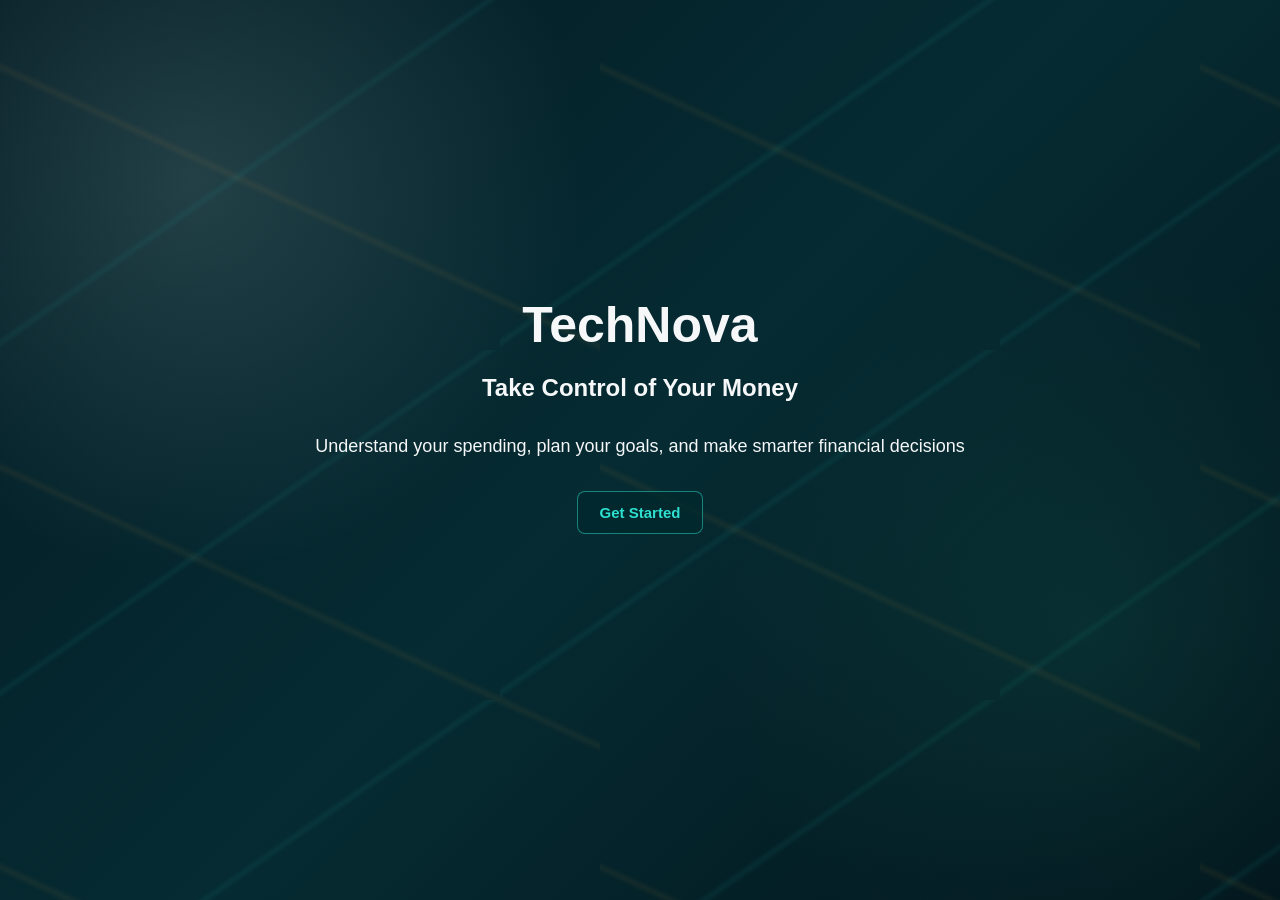
<file: index.html>
<!DOCTYPE html>
<html lang="en">
<head>
    <meta charset="UTF-8">
    <meta name="viewport" content="width=device-width, initial-scale=1.0">
    <title>TechNova</title>
    <link rel="stylesheet" href="style.css">
</head>

<body>
    <main class="hero">

        <div class="hero-content">
            <h1>TechNova</h1>
            <h2>Take Control of Your Money</h2>
            <p> </p>
             <p>Understand your spending, plan your goals, and make smarter financial decisions</p>
            <a href="signup.html">
                 <button>Get Started</button>
            </a>
        </div>

    </main>
 <script src=""script.js"></script>
</body>
</html>
</file>
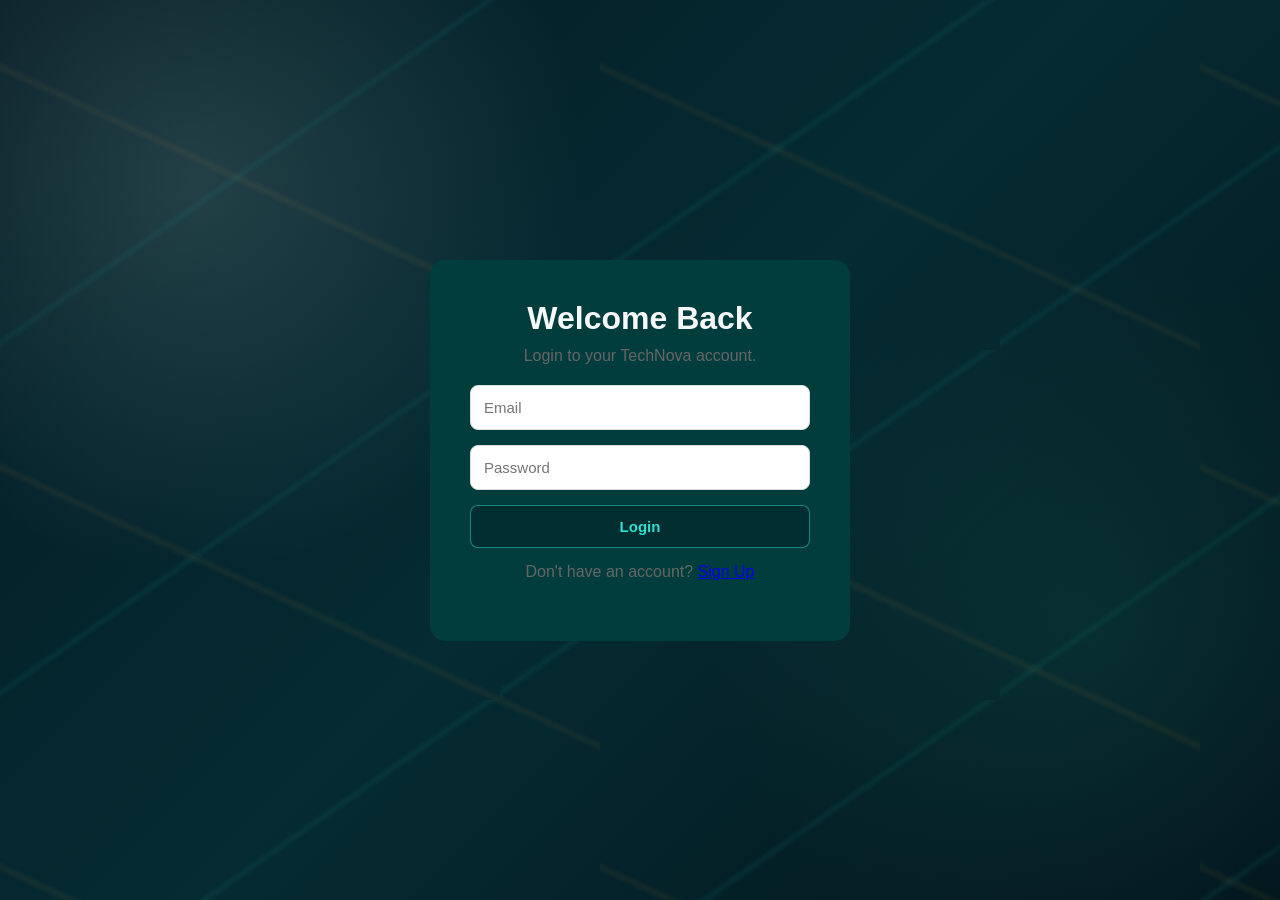
<file: dashboard.html>
<!DOCTYPE html>
<html lang="en">

<head>
    <meta charset="UTF-8">
    <meta name="viewport" content="width=device-width, initial-scale=1.0">

    <title>TechNova Dashboard</title>

    <link rel="stylesheet" href="style.css">
</head>

<body class="dashboard-page">

<nav>
    <h2>TechNova</h2>

    <div class="nav-links">
        <a href="home.html">Home</a>
        <a href="dashboard.html">Dashboard</a>

        <button onclick="logout()">Logout</button>
    </div>
</nav>


    <main class="dashboard">

        <h1>Welcome, <span id="userName">User</span> 👋</h1>

        <p class="subtitle">
            Understand your financial health at a glance.
        </p>
 <section class="features">
<div class="feature-card"> 
    <h2>💸 Expense Tracker</h2> 
    <p>Track where your money goes.</p> 
    <button onclick="window.location.href='expense.html'">Add Expense</button> 
</div>
<div class="feature-card"> 
    <h2>🎯 Goal Planner</h2> 
    <p>Plan and track your financial goals.</p> 
    <button onclick="window.location.href='goal.html'">Set Goal</button> 
</div>

<div class="feature-card"> 
    <h2>📊 Risk Assessment</h2> 
    <p>Understand your investment risk profile.</p> 
    <button onclick="window.location.href='risk.html'">Check Profile</button> 
</div>
        </section>

        <section class="feature-card">

    <h2>💡 Financial Insights</h2>

    <p>
        Get personalized insights about your financial health,
        spending and savings.
    </p>

    <button onclick="window.location.href='insights.html'">
        View Insights
    </button>

</section>

    </main>
<script src="script.js"></script>
</body>

</html>
</file>
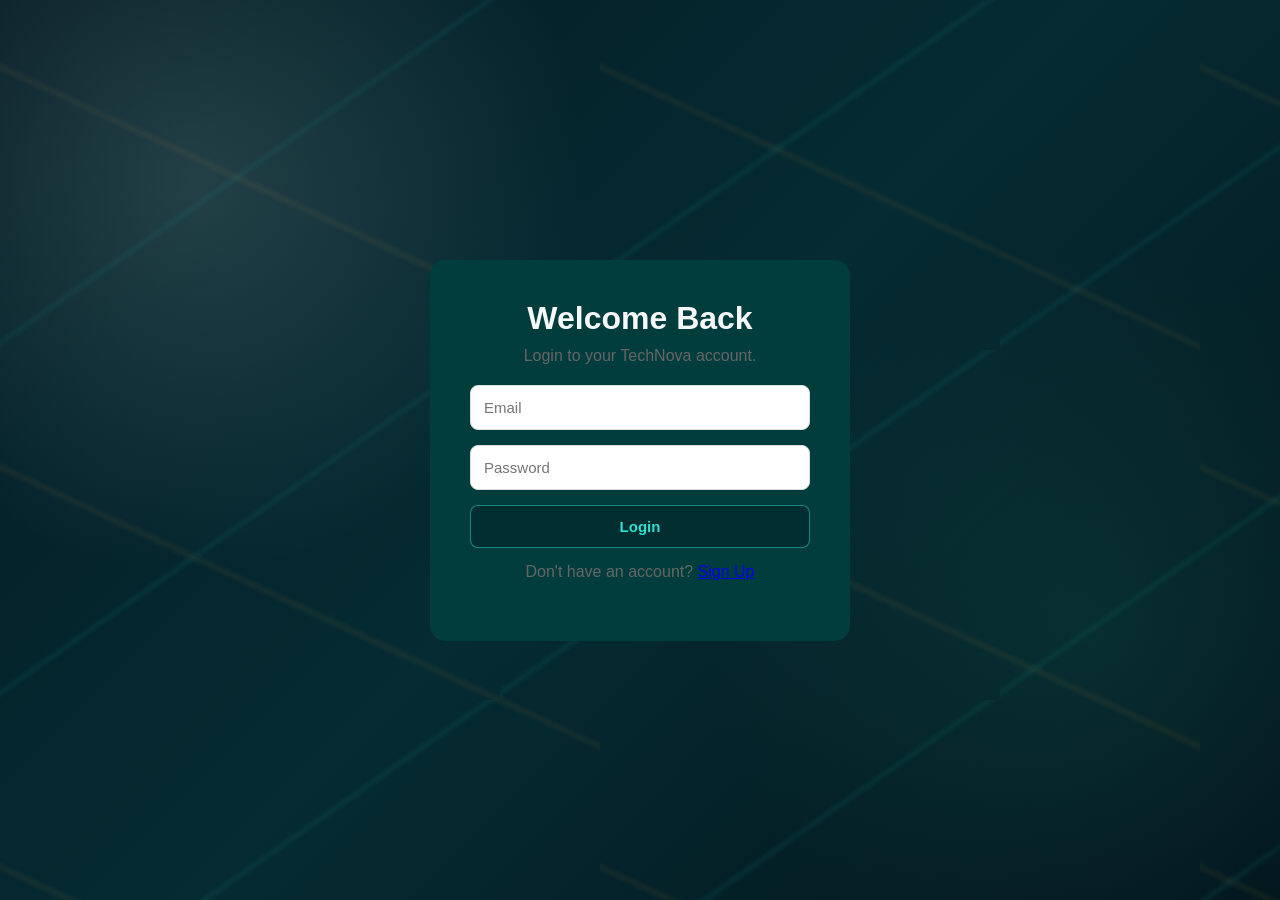
<file: expense.html>
<!DOCTYPE html>
<html lang="en">
<head>
    <meta charset="UTF-8">
    <meta name="viewport" content="width=device-width, initial-scale=1.0">

    <title>Expense Tracker - TechNova</title>

    <link rel="stylesheet" href="style.css">
</head>

<body class="dashboard-page">

<nav>
    <h2>TechNova</h2>

    <div class="nav-links">
        <a href="home.html">Home</a>
        <a href="dashboard.html">Dashboard</a>
        <button onclick="logout()">Logout</button>
    </div>
</nav>

<main class="dashboard">

    <h1>💸 Expense Tracker</h1>

    <p class="subtitle">
        Track and manage where your money goes.
    </p>

    <section class="expense-section">

        <h2>Add New Expense</h2>

        <input
            type="number"
            id="expenseAmount"
            placeholder="Amount"
        >

        <select id="expenseCategory">

            <option value="">Select Category</option>

            <option value="Food">Food</option>
            <option value="Travel">Travel</option>
            <option value="Education">Education</option>
            <option value="Shopping">Shopping</option>
            <option value="Other">Other</option>

        </select>

        <input
            type="text"
            id="expenseDescription"
            placeholder="Description"
        >

        <button onclick="addExpense()">
            Add Expense
        </button>

        <h3>
            Total Expenses:
            <span id="totalExpenses">₹0</span>
        </h3>

        <div id="expenseList"></div>

    </section>
<button class="back-button" onclick="window.location.href='dashboard.html'">Back</button>
</main>

<script src="script.js"></script>

</body>
</html>
</file>
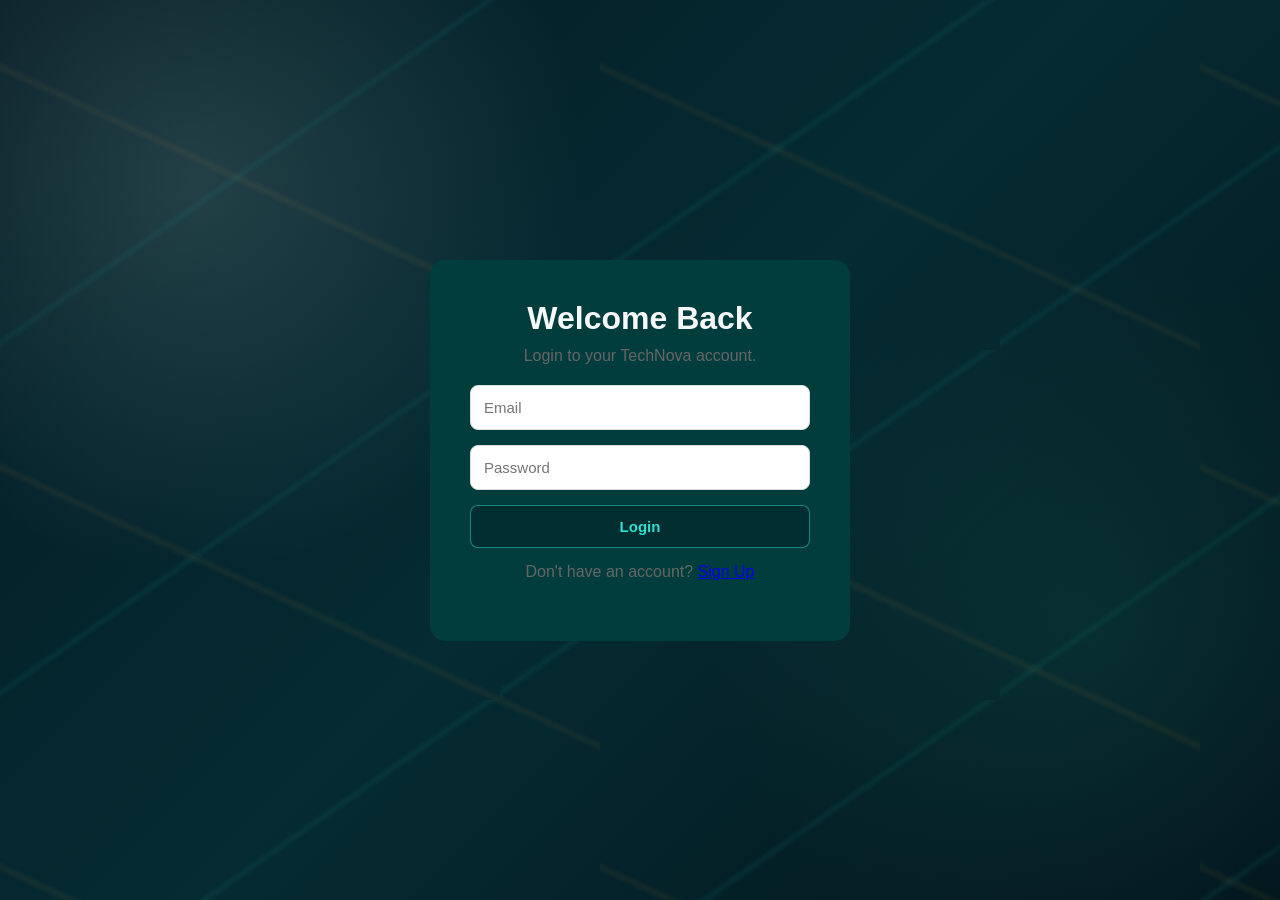
<file: goal.html>
<!DOCTYPE html>
<html lang="en">

<head>
    <meta charset="UTF-8">
    <meta name="viewport" content="width=device-width, initial-scale=1.0">

    <title>Goal Planner - TechNova</title>

    <link rel="stylesheet" href="style.css">
</head>

<body class="dashboard-page">

<nav>
    <h2>TechNova</h2>

    <div class="nav-links">
        <a href="home.html">Home</a>
        <a href="dashboard.html">Dashboard</a>
        <button onclick="logout()">Logout</button>
    </div>
</nav>

<main class="dashboard">

    <h1>🎯 Goal Planner</h1>

    <p class="subtitle">
        Plan your financial goals and calculate how much you need to save.
    </p>

    <section class="goal-section">

        <h2>Set Your Financial Goal</h2>

        <input
            type="text"
            id="goalName"
            placeholder="Goal Name"
        >

        <input
            type="number"
            id="goalTarget"
            placeholder="Target Amount"
        >

        <input
            type="number"
            id="currentSavings"
            placeholder="Current Savings"
        >

        <input
            type="number"
            id="goalMonths"
            placeholder="Time in Months"
        >

        <button onclick="calculateGoal()">
            Calculate Plan
        </button>

        <h3>
            Monthly Saving Required:
            <span id="monthlySaving">₹0 / month</span>
        </h3>

        <p>
            Goal Progress:
            <span id="goalProgress">0%</span>
        </p>

    </section>
<button class="back-button" onclick="window.location.href='dashboard.html'">Back</button>
</main>

<script src="script.js"></script>

</body>
</html>
</file>
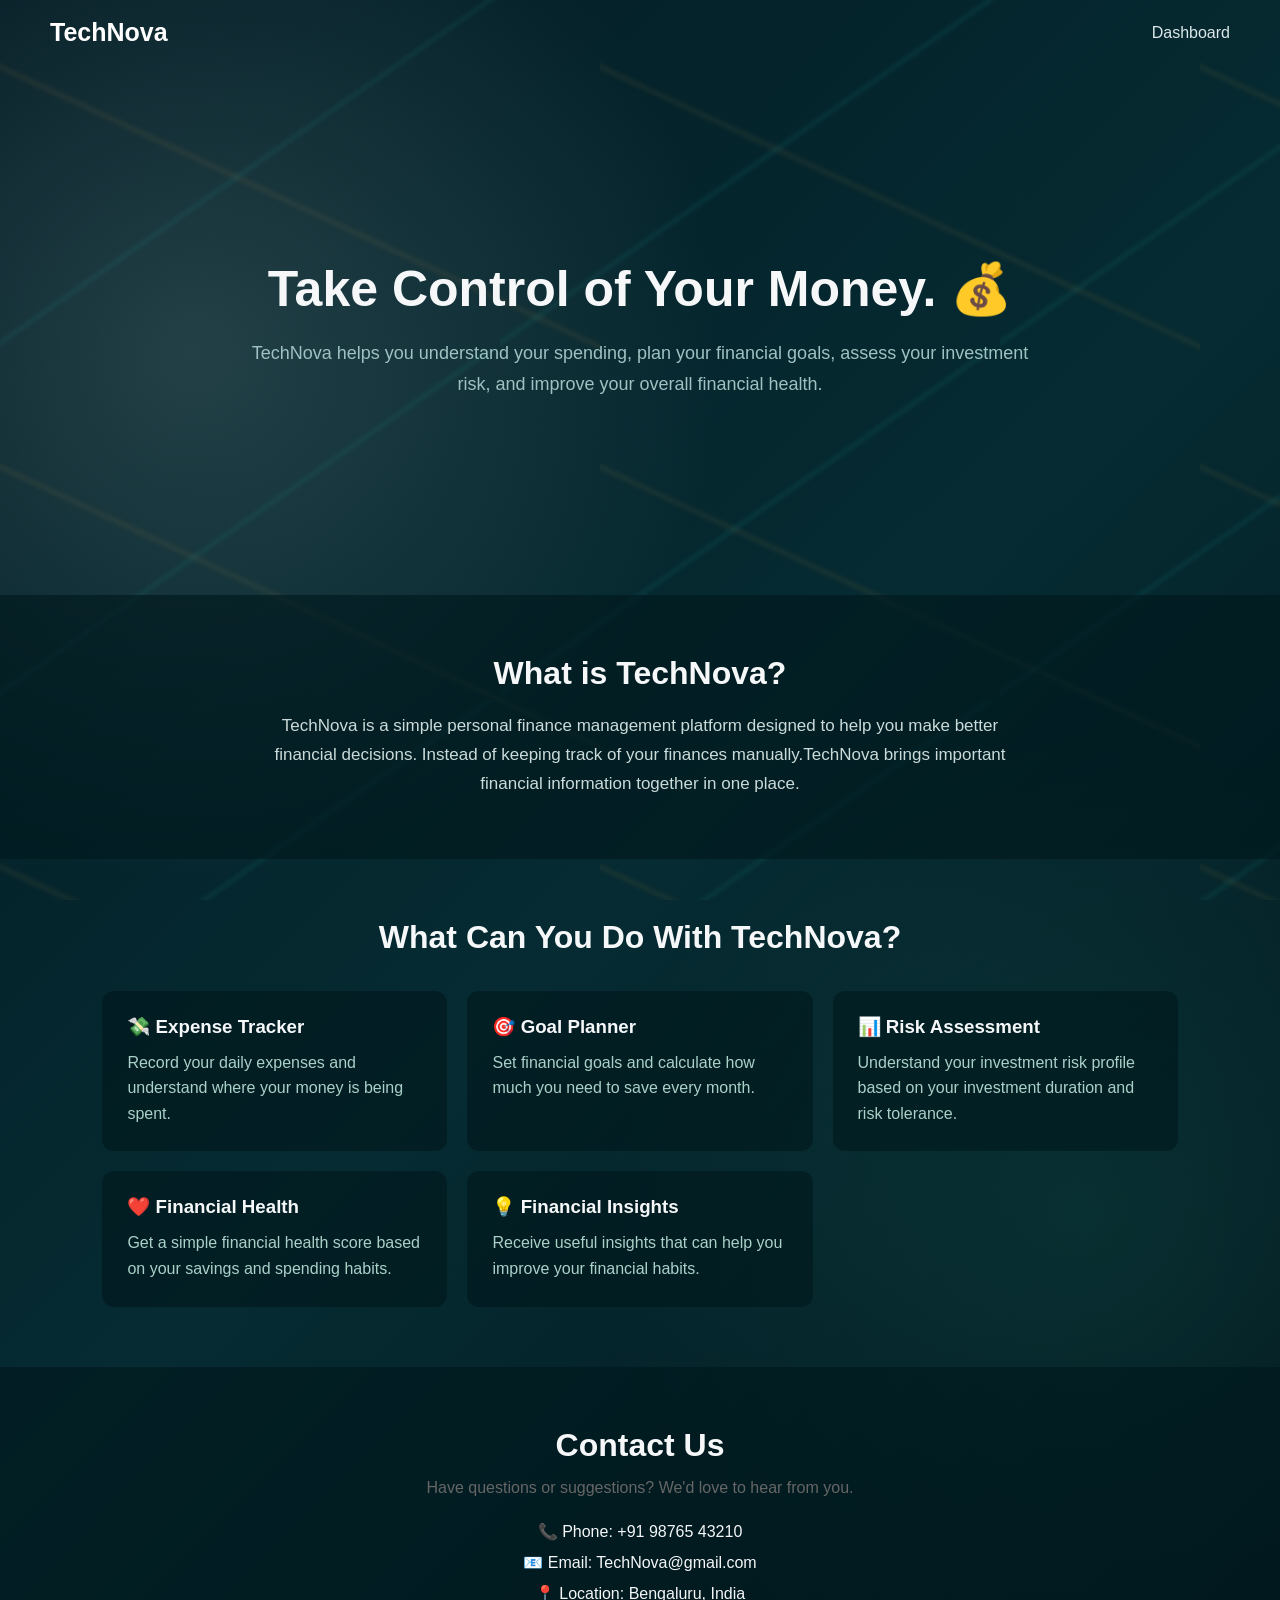
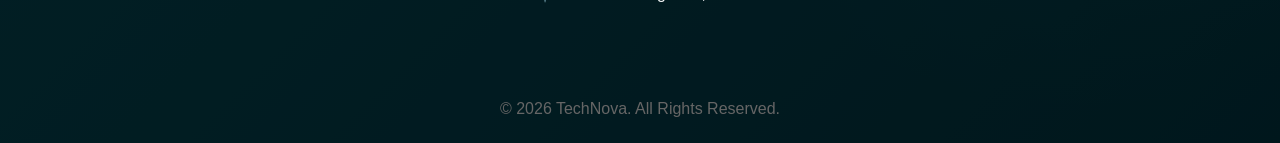
<file: home.html>
<!DOCTYPE html>
<html lang="en">

<head>
    <meta charset="UTF-8">
    <meta name="viewport" content="width=device-width, initial-scale=1.0">

    <title>TechNova - Smart Financial Management</title>

    <link rel="stylesheet" href="style.css">
</head>

<body>

<nav>
    <h2>TechNova</h2>

    <div class="nav-links">
        <a href="dashboard.html">Dashboard</a>
    
    </div>
</nav>


<section class="home-hero">

    <div class="home-content">

        <h1>Take Control of Your Money. 💰</h1>

        <p>
            TechNova helps you understand your spending, plan your
            financial goals, assess your investment risk, and improve
            your overall financial health.
        </p>

    </div>

</section>
<section class="about-section">

    <h2>What is TechNova?</h2>

    <p>
        TechNova is a simple personal finance management platform
        designed to help you make better financial decisions.
        Instead of keeping track of your finances manually.TechNova
        brings important financial information together in one place.
    </p>
</section>
<section class="home-features">

    <h2>What Can You Do With TechNova?</h2>

    <div class="home-feature-grid">

        <div class="home-feature-card">
            <h3>💸 Expense Tracker</h3>

            <p>
                Record your daily expenses and understand where
                your money is being spent.
            </p>
        </div>


        <div class="home-feature-card">
            <h3>🎯 Goal Planner</h3>

            <p>
                Set financial goals and calculate how much you
                need to save every month.
            </p>
        </div>


        <div class="home-feature-card">
            <h3>📊 Risk Assessment</h3>

            <p>
                Understand your investment risk profile based on
                your investment duration and risk tolerance.
            </p>
        </div>


        <div class="home-feature-card">
            <h3>❤️ Financial Health</h3>

            <p>
                Get a simple financial health score based on your
                savings and spending habits.
            </p>
        </div>


        <div class="home-feature-card">
            <h3>💡 Financial Insights</h3>

            <p>
                Receive useful insights that can help you improve
                your financial habits.
            </p>
        </div>

    </div>

</section>
<section class="contact-section">

    <h2>Contact Us</h2>

    <p>
        Have questions or suggestions? We'd love to hear from you.
    </p>

    <div class="contact-details">

        <p>📞 Phone: +91 98765 43210</p>

        <p>📧 Email: TechNova@gmail.com</p>

        <p>📍 Location: Bengaluru, India</p>

    </div>

</section>

<footer>

    <p>
        © 2026 TechNova. All Rights Reserved.
    </p>

</footer>


</body>
</html>
</file>
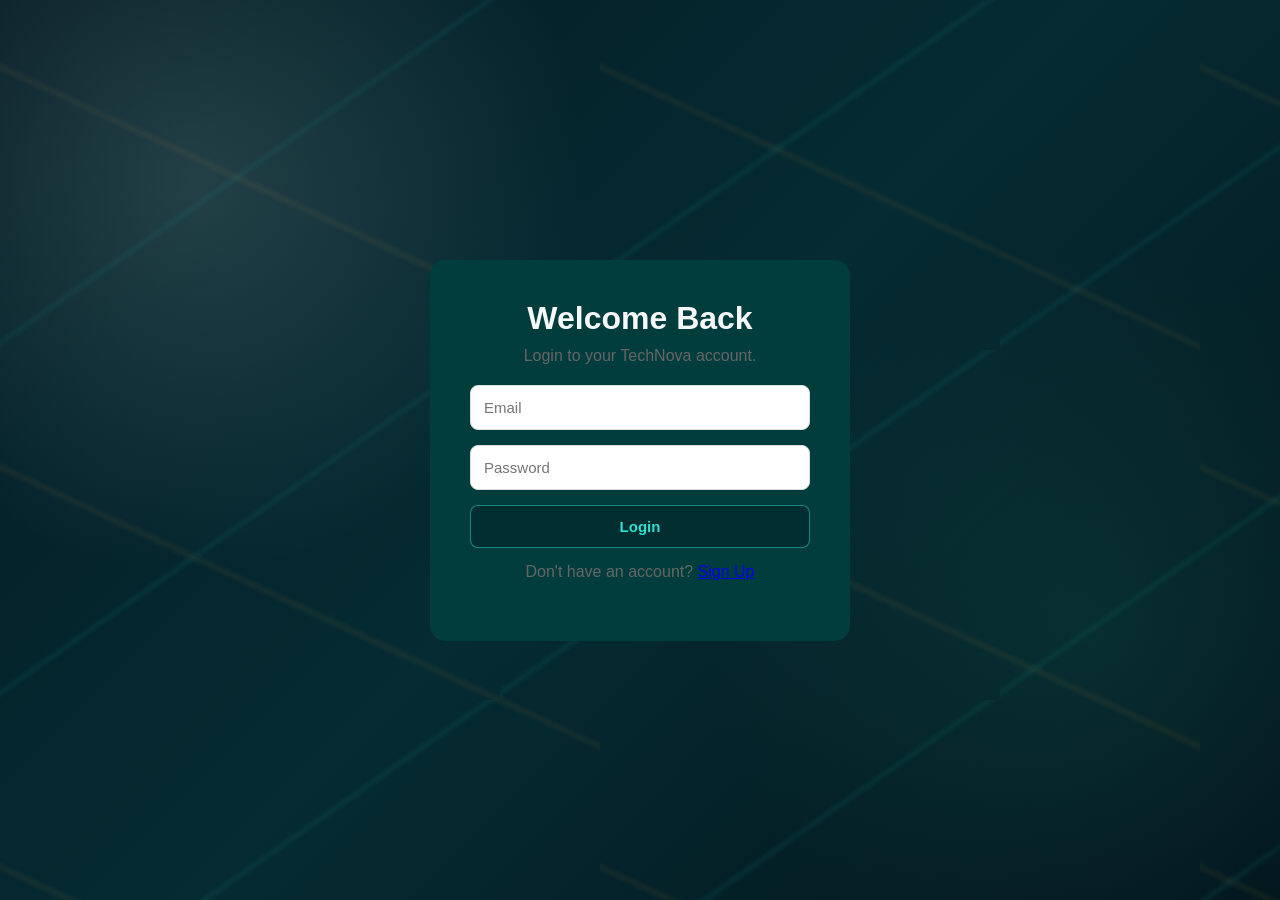
<file: insights.html>
<!DOCTYPE html>
<html lang="en">

<head>
    <meta charset="UTF-8">
    <meta name="viewport" content="width=device-width, initial-scale=1.0">

    <title>Financial Insights - TechNova</title>

    <link rel="stylesheet" href="style.css">
</head>

<body class="dashboard-page">

<nav>
    <h2>TechNova</h2>

    <div class="nav-links">
        <a href="home.html">Home</a>
        <a href="dashboard.html">Dashboard</a>

        <button onclick="logout()">Logout</button>
    </div>
</nav>

<main class="dashboard">

    <h1>💡 Financial Insights</h1>

    <p class="subtitle">
        Get personalized insights based on your income, expenses and savings.
    </p>

    <section class="insights-page">

        <div class="insight-card">
            <h2>💰 Savings</h2>

            <p>
                You're currently saving a good portion of your income.
                Maintaining a consistent savings habit can help you
                achieve your financial goals faster.
            </p>
        </div>

        <div class="insight-card">
            <h2>💸 Spending</h2>

            <p>
                Keep monitoring your discretionary spending such as
                shopping, entertainment and dining. Reducing unnecessary
                expenses can improve your monthly savings.
            </p>
        </div>

        <div class="insight-card">
            <h2>🎯 Financial Goals</h2>

            <p>
                Setting clear financial goals helps you stay focused.
                Use the Goal Planner to calculate how much you should
                save every month.
            </p>
        </div>

        <div class="insight-card">
            <h2>📊 Investment Risk</h2>

            <p>
                Your investment strategy should match your risk tolerance
                and investment duration. Use the Risk Assessment to
                understand your risk profile.
            </p>
        </div>

        <div class="insight-card">
            <h2>🏦 Emergency Fund</h2>

            <p>
                Consider building an emergency fund that can cover
                unexpected expenses. A consistent monthly saving habit
                can help create this financial safety net.
            </p>
        </div>

        <div class="insight-card">
            <h2>📈 Financial Health</h2>

            <p>
                Your financial health depends on maintaining a healthy
                balance between income, expenses, savings and financial
                goals.
            </p>
        </div>

    </section>
<button class="back-button" onclick="window.location.href='dashboard.html'">Back</button>
</main>

<script src="script.js"></script>

</body>
</html>
</file>
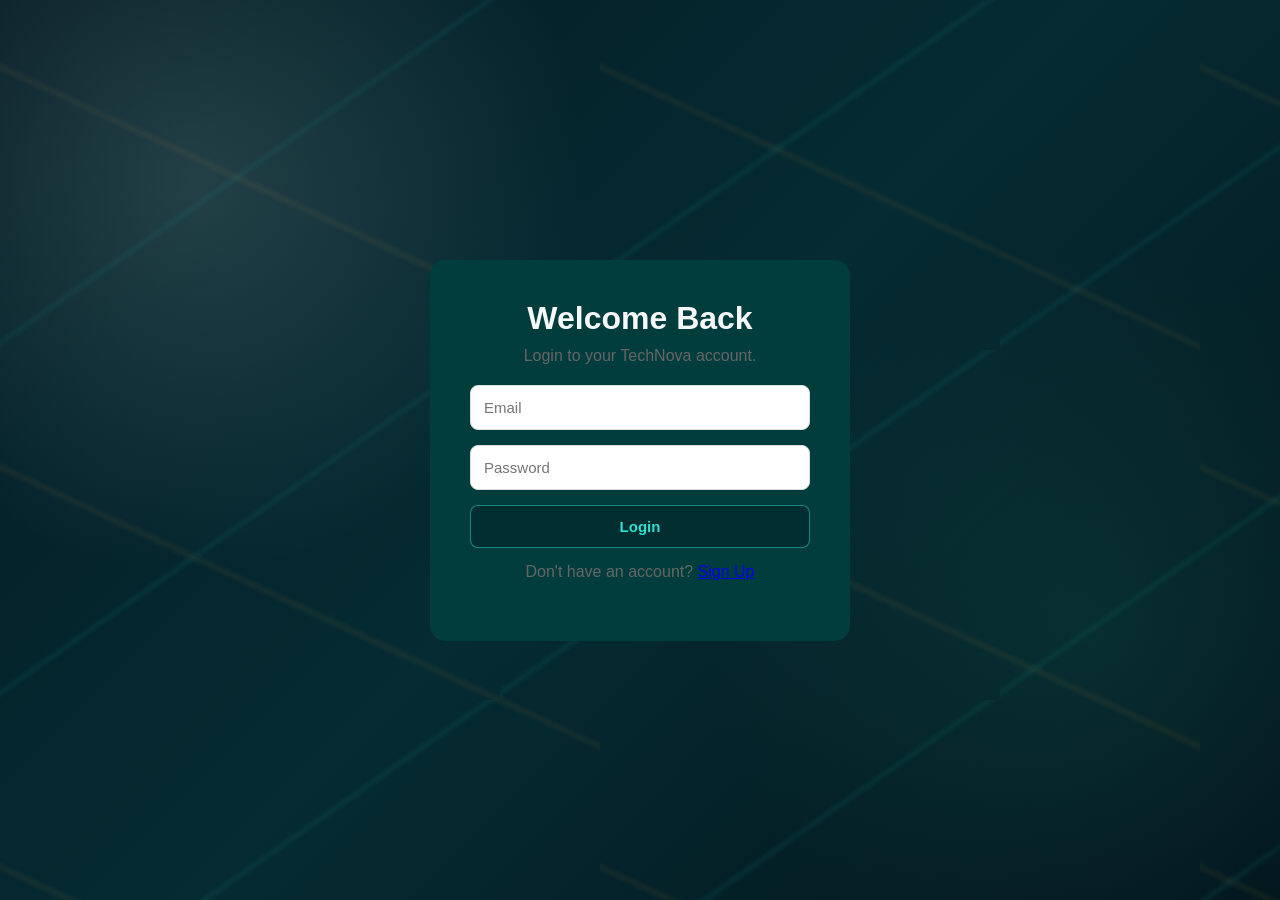
<file: login.html>
<!DOCTYPE html>
<html lang="en">

<head>
    <meta charset="UTF-8">
    <meta name="viewport" content="width=device-width, initial-scale=1.0">

    <title>Login - SmartVest</title>

    <link rel="stylesheet" href="style.css">
</head>

<body>

    <div class="auth-container">

        <div class="auth-box">

            <h1>Welcome Back</h1>

            <p>Login to your TechNova account.</p>

            <input
                type="email"
                id="loginEmail"
                placeholder="Email"
            >

            <input
                type="password"
                id="loginPassword"
                placeholder="Password"
            >

            <button onclick="login()">
                Login
            </button>

            <p>
                Don't have an account?
                <a href="signup.html">Sign Up</a>
            </p>

        </div>

    </div>

    <script src="script.js"></script>

</body>

</html>
</file>
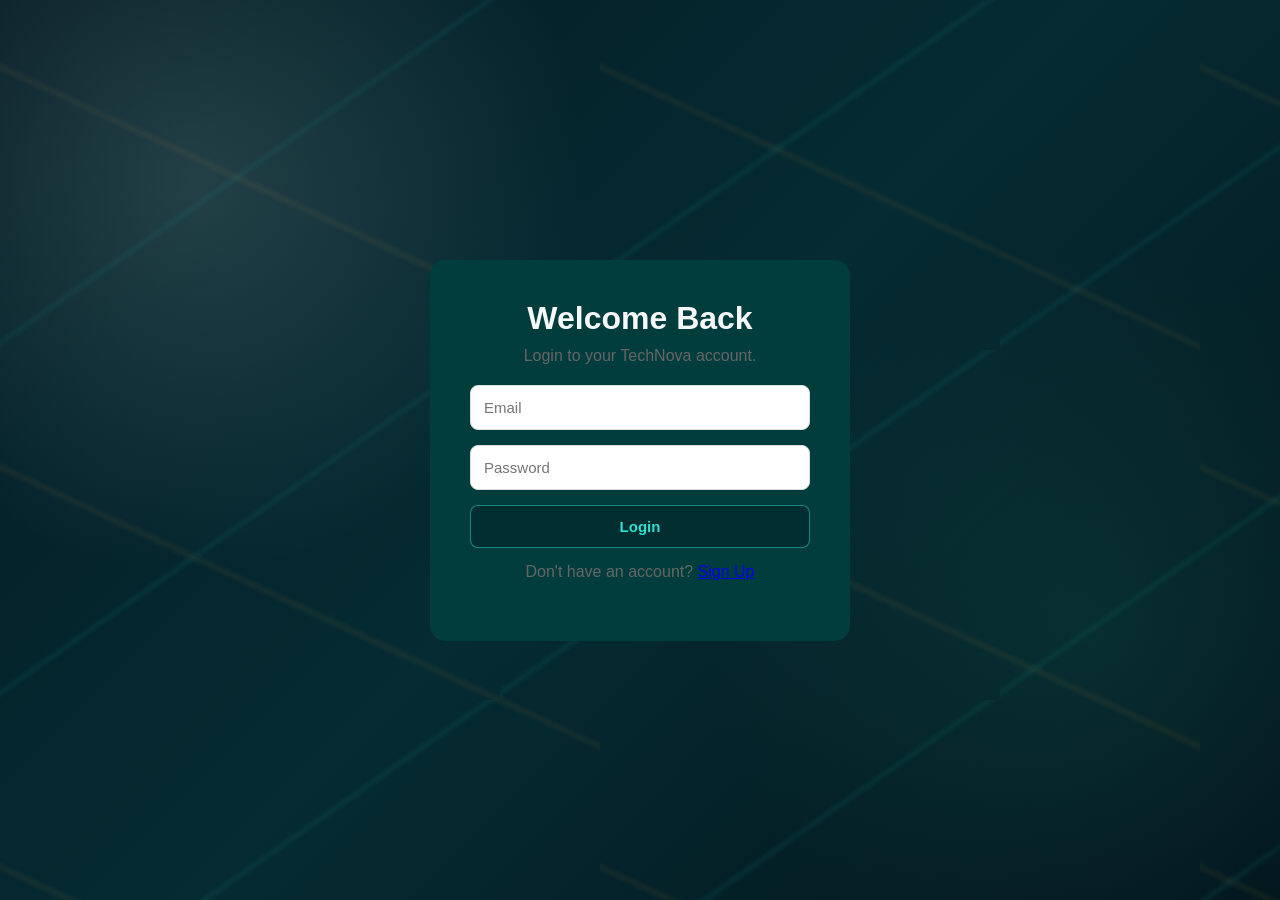
<file: risk.html>
<!DOCTYPE html>
<html lang="en">

<head>
    <meta charset="UTF-8">
    <meta name="viewport" content="width=device-width, initial-scale=1.0">

    <title>Risk Assessment - TechNova</title>

    <link rel="stylesheet" href="style.css">
</head>

<body class="dashboard-page">

<nav>
    <h2>TechNova</h2>

    <div class="nav-links">
        <a href="home.html">Home</a>
        <a href="dashboard.html">Dashboard</a>
        <button onclick="logout()">Logout</button>
    </div>
</nav>

<main class="dashboard">

    <h1>📊 Risk Assessment</h1>

    <p class="subtitle">
        Understand your investment risk profile.
    </p>

    <section class="risk-section">

        <h2>Investment Risk Assessment</h2>

        <p>How long do you plan to invest?</p>

        <label>
            <input type="radio" name="investmentDuration" value="1">
            Less than 1 year
        </label>

        <label>
            <input type="radio" name="investmentDuration" value="2">
            1–3 years
        </label>

        <label>
            <input type="radio" name="investmentDuration" value="3">
            3–5 years
        </label>

        <label>
            <input type="radio" name="investmentDuration" value="4">
            More than 5 years
        </label>

        <br>

        <p>
            How comfortable are you with temporary investment losses?
        </p>

        <label>
            <input type="radio" name="lossComfort" value="1">
            Very uncomfortable
        </label>

        <label>
            <input type="radio" name="lossComfort" value="2">
            Slightly uncomfortable
        </label>

        <label>
            <input type="radio" name="lossComfort" value="3">
            Comfortable
        </label>

        <label>
            <input type="radio" name="lossComfort" value="4">
            Very comfortable
        </label>

        <br>

        <button onclick="calculateRisk()">
            Calculate My Risk Profile
        </button>

        <h3 id="riskResult">
            Your Risk Profile: Not calculated
        </h3>

    </section>
<button class="back-button" onclick="window.location.href='dashboard.html'">Back</button>
</main>

<script src="script.js"></script>

</body>
</html>
</file>
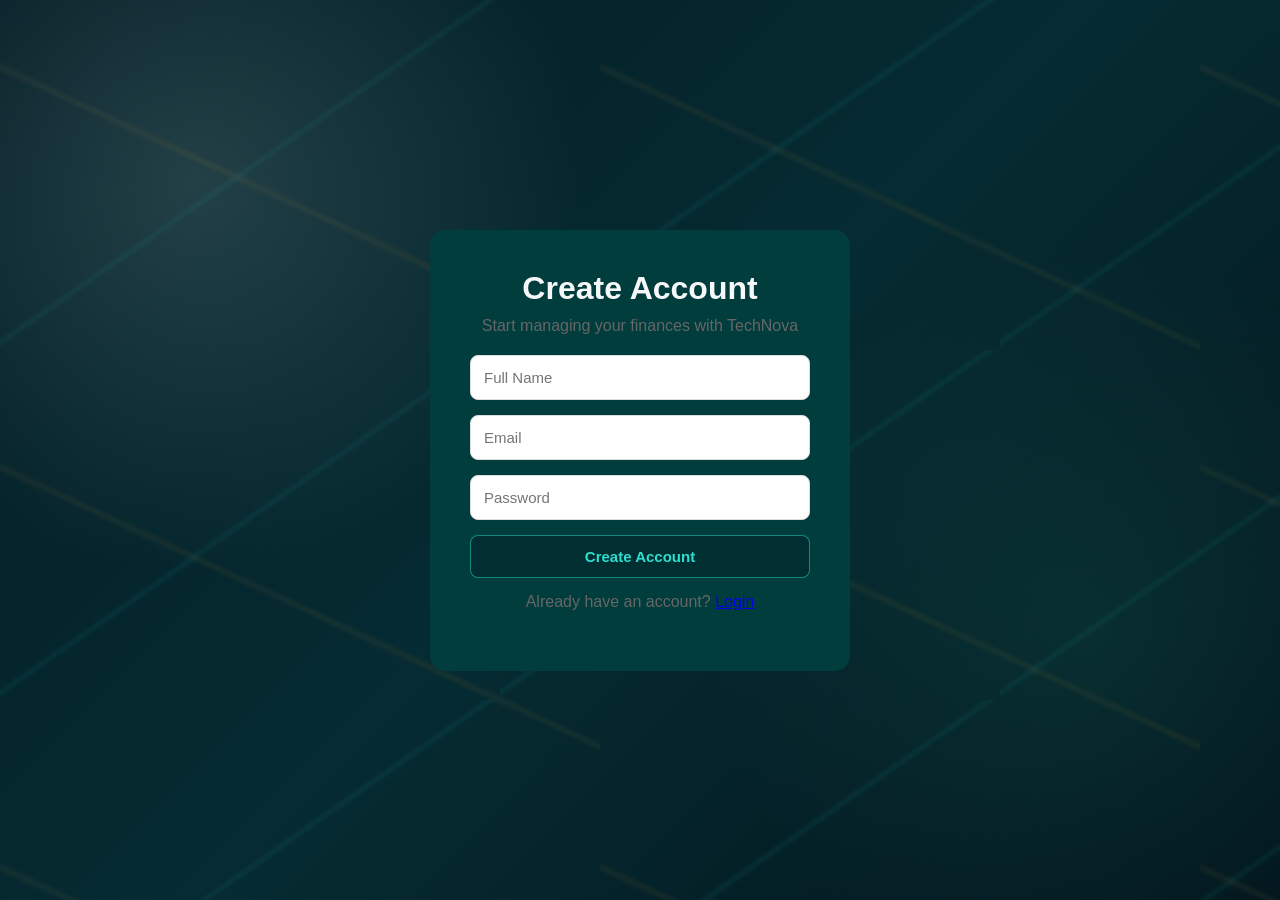
<file: signup.html>
<!DOCTYPE html>
<html lang="en">

<head>
    <meta charset="UTF-8">
    <meta name="viewport" content="width=device-width, initial-scale=1.0">

    <title>Sign Up - TechNova</title>

    <link rel="stylesheet" href="style.css">
</head>

<body>

    <div class="auth-container">

        <div class="auth-box">

            <h1>Create Account</h1>

            <p>Start managing your finances with TechNova</p>

            <input
                type="text"
                id="signupName"
                placeholder="Full Name"
            >

            <input
                type="email"
                id="signupEmail"
                placeholder="Email"
            >

            <input
                type="password"
                id="signupPassword"
                placeholder="Password"
            >

           <button type="button" onclick="signup()">Create Account</button>

            <p>
                Already have an account?
                <a href="login.html">Login</a>
            </p>

        </div>

    </div>

    <script src="script.js"></script>

</body>

</html>
</file>
<file: style.css>
* {
    margin: 0;
    padding: 0;
    box-sizing: border-box;
}

body {
    font-family: Arial, sans-serif;
    background:
        radial-gradient(circle at 15% 20%, rgba(174, 208, 206, 0.18), transparent 30%),
        radial-gradient(circle at 85% 70%, rgba(30, 120, 100, 0.18), transparent 30%),
        linear-gradient(135deg, #031b24, #062b32 50%, #02151c);
    color: #f5f7f8;
    min-height: 100vh;
}

body::before {
    content: "";
    position: fixed;
    inset: 0;
    pointer-events: none;

    background:
        linear-gradient(
            145deg,
            transparent 48%,
            rgba(39, 190, 177, 0.12) 49%,
            transparent 50%
        ),
        linear-gradient(
            25deg,
            transparent 48%,
            rgba(229, 165, 76, 0.10) 49%,
            transparent 50%
        );

    background-size: 500px 350px, 600px 400px;
    opacity: 0.7;
    z-index: -1;
}

nav {
    display: flex;
    align-items: center;
    justify-content: space-between;
    padding: 18px 50px;
    margin-bottom: 30px;
}

.nav-links {
    display: flex;
    align-items: center;
    gap: 30px;
}

.nav-links a {
    text-decoration: none;
    margin: 0;
}

.nav-links button {
    margin: 0;
}

nav h2 {
    font-size: 25px;
    color: #ffffff;
}

.nav-links a {
    text-decoration: none;
    color: #dce8e9;
    transition: 0.3s ease;
}

.nav-links a:hover {
    color: #2de0cf;
}

.hero {
    min-height: calc(100vh - 70px);
    display: flex;
    align-items: center;
    justify-content: center;
    text-align: center;
    padding: 30px;
}

.hero-content {
    max-width: 700px;
}

.hero h1 {
    font-size: 50px;
    margin-bottom: 20px;
}

.hero p {
    font-size: 18px;
    line-height: 1.6;
    margin-bottom: 30px;
}

button {
    padding: 12px 22px;

    border: 1px solid rgba(45, 224, 207, 0.5);
    border-radius: 8px;

    background: rgba(0, 40, 45, 0.7);
    color: #2de0cf;

    font-size: 15px;
    font-weight: 600;

    cursor: pointer;

    transition: 0.3s ease;
}

button:hover {
    background: #2de0cf;
    color: #032027;

    transform: translateY(-2px);

    box-shadow: 0 8px 20px rgba(45, 224, 207, 0.25);
}

.dashboard {
    max-width: 1400px;
    margin: auto;
    padding: 45px 40px;
}

.dashboard h1 {
    margin-bottom: 10px;
}

.subtitle {
    color: #faf8f8;
    margin-bottom: 30px;
}

.cards {
    display: grid;
    grid-template-columns: repeat(4, 1fr);
    gap: 20px;
    margin-bottom: 40px;
}

.card {
    background: rgba(5, 42, 49, 0.72);
    color: #ffffff;

    padding: 25px;
    border-radius: 16px;

    border: 1px solid rgba(50, 210, 200, 0.25);

    box-shadow: 0 10px 35px rgba(0, 0, 0, 0.25);

    backdrop-filter: blur(12px);

    transition: 0.3s ease;
}

.card:hover {
    transform: translateY(-6px);
    border-color: rgba(45, 224, 207, 0.7);

    box-shadow:
        0 15px 40px rgba(0, 0, 0, 0.35),
        0 0 20px rgba(45, 224, 207, 0.08);
}

.card h3 {
    color: #c5d5d7;
    margin-bottom: 15px;
}

.card p {
    font-size: 30px;
    font-weight: bold;
    color: #f6f9f9;
}

.feature-card {
    background: rgba(5, 42, 49, 0.72);
    color: #ffffff;

    padding: 25px;
    border-radius: 16px;

    border: 1px solid rgba(50, 210, 200, 0.22);

    backdrop-filter: blur(12px);

    transition: 0.3s ease;
}

.feature-card:hover {
    transform: translateY(-5px);
    border-color: rgba(45, 224, 207, 0.65);
}

.feature-card h2 {
    margin-bottom: 12px;
    color: #2de0cf;
}

.feature-card p {
    color: #b6c7c9;
    margin-bottom: 20px;
}

.tools-grid {
    display: grid;
    grid-template-columns: repeat(3, 1fr);
    gap: 20px;
    margin-top: 25px;
}

.insights {
    background: rgb(255, 255, 255);
    padding: 25px;
    border-radius: 12px;
}

.insights h2 {
    margin-bottom: 20px;
}

.insight {
    padding: 15px;
    margin-bottom: 10px;
    border-radius: 8px;
    background: #f5f7fb;
}

.auth-container {
    min-height: 100vh;

    display: flex;
    justify-content: center;
    align-items: center;

    padding: 20px;
}

.auth-box {
    width: 100%;
    max-width: 420px;

    background: rgb(1, 61, 61);

    padding: 40px;

    border-radius: 15px;

    text-align: center;
}

.auth-box h1 {
    margin-bottom: 10px;
}

.auth-box p {
    color: #666;
    margin-bottom: 20px;
}

.auth-box input {
    width: 100%;

    padding: 13px;

    margin-bottom: 15px;

    border: 1px solid #ddd;

    border-radius: 8px;

    font-size: 15px;
}

.auth-box button {
    width: 100%;

    margin-bottom: 15px;
}

.expense-section,
.goal-section,
.risk-section,
.health-section {
    background: rgba(4, 38, 45, 0.78);
    color: #edf7f7;

    padding: 25px;
    margin-top: 0;

    border-radius: 16px;

    border: 1px solid rgba(45, 200, 190, 0.22);

    backdrop-filter: blur(14px);

    box-shadow: 0 15px 40px rgba(0, 0, 0, 0.25);
}

.expense-section input,
.expense-section select,
.goal-section input {
    padding: 12px;
    margin: 8px;

    background: rgba(0, 20, 26, 0.65);
    color: white;

    border: 1px solid rgba(80, 200, 195, 0.25);
    border-radius: 8px;
}

.expense-section input::placeholder,
.goal-section input::placeholder {
    color: #82999c;
}

.expense-section input:focus,
.expense-section select:focus,
.goal-section input:focus {
    outline: none;
    border-color: #2de0cf;

    box-shadow: 0 0 10px rgba(45, 224, 207, 0.15);
}

.expense-item {
    display: flex;
    justify-content: space-between;

    padding: 12px;
    margin-top: 10px;

    background: rgba(0, 25, 30, 0.65);

    border: 1px solid rgba(255, 255, 255, 0.06);

    border-radius: 8px;

    color: #dce8e9;
}

.risk-section label {
    display: block;
    margin: 10px 0;
}

.health-section {
    text-align: center;
}

.health-section h1 {
    font-size: 45px;
    margin: 20px;
}

#insights {
    padding: 20px;
    background: #f5f7fb;
    border-radius: 10px;
    line-height: 1.6;
} 

.insights-page {
    display: grid;
    grid-template-columns: repeat(2, 1fr);
    gap: 20px;
    margin-top: 30px;
}

.insight-card {
    background: rgb(28, 103,96 );
    padding: 25px;
    border-radius: 12px;
}

.insight-card h2 {
    margin-bottom: 15px;
}

.insight-card p {
    color: #fcfcfc;
    line-height: 1.6;
}

.back-button {
    margin-top: 10px;
    margin-bottom: 10px;
    padding: 10px 20px;
    border: none;
    border-radius: 8px;
    cursor: pointer;
    font-size: 15px;
}
.expense-section input,
.expense-section select {
    padding: 12px;
    margin: 8px;
    border: 1px solid #ddd;
    border-radius: 8px;
    width: 200px;
    height: 45px;
}

.home-hero {
    min-height: 500px;
    display: flex;
    justify-content: center;
    align-items: center;
    text-align: center;
    padding: 60px 30px;
}

.home-content {
    max-width: 800px;
}

.home-content h1 {
    font-size: 50px;
    margin-bottom: 20px;
}

.home-content p {
    font-size: 18px;
    line-height: 1.7;
    color: #9ec2c2;
    margin-bottom: 30px;
}

.home-buttons {
    display: flex;
    justify-content: center;
    gap: 15px;
}

.home-buttons a {
    text-decoration: none;
}

.about-section {
    background: rgba(0, 25, 30, 0.65);
    text-align: center;
    padding: 60px 20%;
}

.about-section h2 {
    font-size: 32px;
    margin-bottom: 20px;
}

.about-section p {
    color: #cbdbd9;
    line-height: 1.7;
    font-size: 17px;
}

.home-features {
    padding: 60px 8%;
    text-align: center;
}

.home-features h2 {
    font-size: 32px;
    margin-bottom: 35px;
}

.home-feature-grid {
    max-width: 1100px;
    margin: auto;

    display: grid;
    grid-template-columns: repeat(3, 1fr);
    gap: 20px;
}

.home-feature-card {
    background: rgba(0, 25, 30, 0.65);
    padding: 25px;
    border-radius: 12px;
    text-align: left;
}

.home-feature-card h3 {
    margin-bottom: 12px;
}

.home-feature-card p {
    color: #aad1c8;
    line-height: 1.6;
}

.contact-section {
    background: rgba(0, 25, 30, 0.65);
    text-align: center;
    padding: 60px 20px;
}

.contact-section h2 {
    font-size: 32px;
    margin-bottom: 15px;
}

.contact-section > p {
    color: #666;
    margin-bottom: 25px;
}

.contact-details p {
    margin: 12px;
}

footer {
    text-align: center;
    padding: 25px;
    background: rgba(0, 25, 30, 0.65);
    color: #666;
}
</file>
